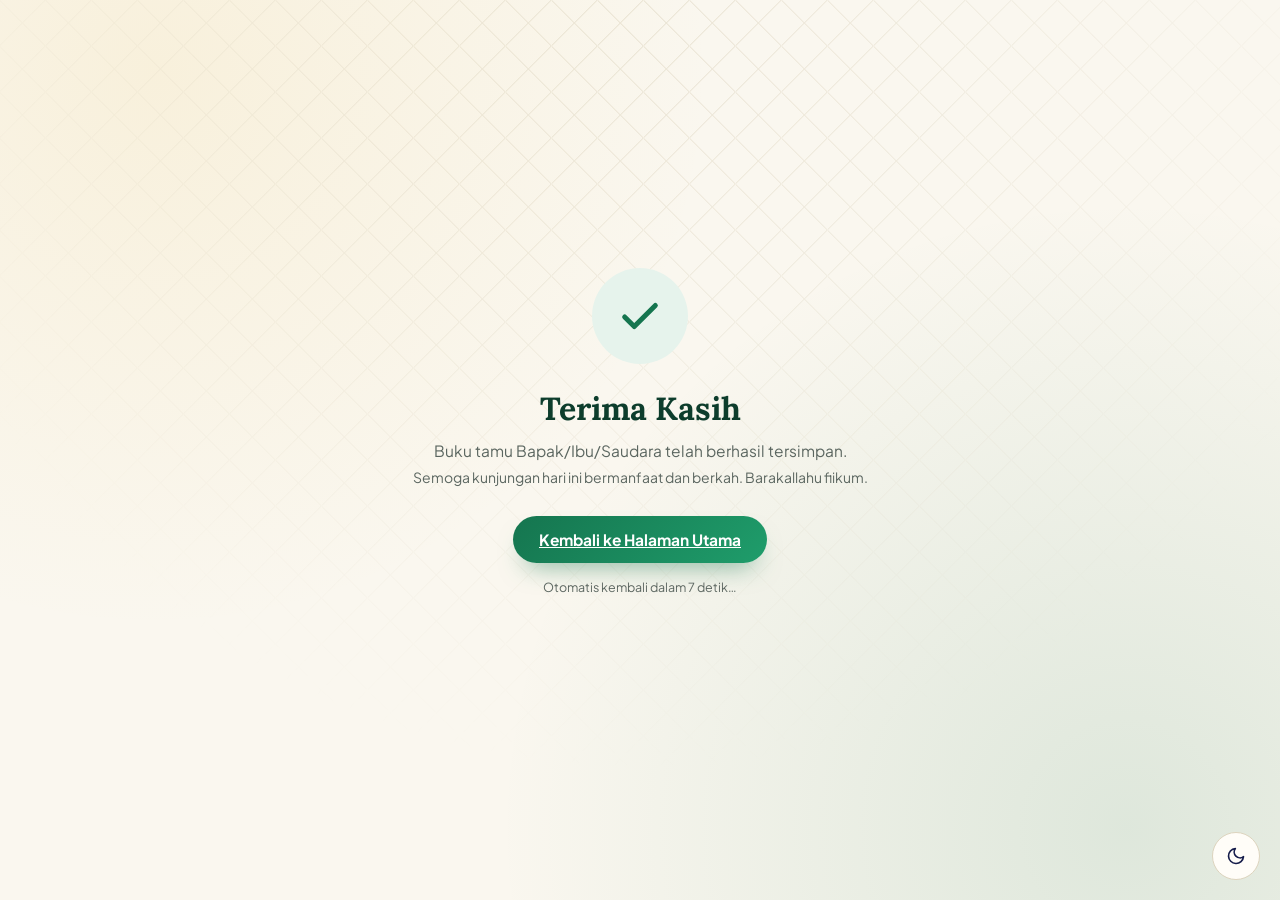
<file: terima-kasih.html>
<!DOCTYPE html>
<html lang="id">
<head>
<meta charset="UTF-8" />
<meta name="viewport" content="width=device-width, initial-scale=1.0" />
<title>Terima Kasih — SDI Tompokersan Lumajang</title>
<link rel="icon" href="assets/logo.png" />
<link rel="stylesheet" href="assets/style.css" />
<script src="assets/tema.js"></script>
<!-- Google tag (gtag.js) -->
<script async src="https://www.googletagmanager.com/gtag/js?id=G-JS2LWNBFL5"></script>
<script>
  window.dataLayer = window.dataLayer || [];
  function gtag(){dataLayer.push(arguments);}
  gtag('js', new Date());
  gtag('config', 'G-JS2LWNBFL5');
</script>
</head>
<body>
<div class="lattice"></div>

<main class="page">
  <div class="page-pad" style="justify-content:center; align-items:center; flex:1; text-align:center;">
    <div class="center-460">
      <div style="width:96px;height:96px;border-radius:50%;background:var(--hijau-100); display:flex; align-items:center; justify-content:center; margin:0 auto 24px;">
        <svg width="46" height="46" viewBox="0 0 24 24" fill="none">
          <path d="M4 12.5l5 5L20 6.5" stroke="var(--hijau-700)" stroke-width="2.6" stroke-linecap="round" stroke-linejoin="round"/>
        </svg>
      </div>
      <h1 class="serif" style="font-size:clamp(24px,4vw,32px); color:var(--hijau-900); margin:0 0 12px;">Terima Kasih</h1>
      <p style="color:var(--tinta-lembut); font-size:15.5px; margin:0 0 8px;">
        Buku tamu Bapak/Ibu/Saudara telah berhasil tersimpan.
      </p>
      <p style="color:var(--tinta-lembut); font-size:14px; margin:0 0 30px;">
        Semoga kunjungan hari ini bermanfaat dan berkah. Barakallahu fiikum.
      </p>
      <a href="welcome.html" class="btn btn-utama">Kembali ke Halaman Utama</a>
      <p style="color:var(--tinta-lembut); font-size:12.5px; margin-top:16px;">
        Otomatis kembali dalam <span id="hitung">8</span> detik…
      </p>
    </div>
  </div>
</main>

<script>
let sisa = 8;
const el = document.getElementById("hitung");
const t = setInterval(() => {
  sisa -= 1;
  el.textContent = sisa;
  if (sisa <= 0) { clearInterval(t); window.location.href = "welcome.html"; }
}, 1000);
</script>
</body>
</html>
</file>
<file: assets/style.css>
/* ============================================================
   Buku Tamu Digital — SD Islam Tompokersan Lumajang
   Palet: hijau masjid, biru tua, emas bintang, krem kertas
   ============================================================ */

@import url('https://fonts.googleapis.com/css2?family=Lora:ital,wght@0,500;0,600;0,700;1,500&family=Plus+Jakarta+Sans:wght@400;500;600;700;800&display=swap');

:root{
  --hijau-900:#0d3d2c;
  --hijau-700:#15754f;
  --hijau-500:#1f9d6b;
  --hijau-100:#e6f3ec;
  --navy-900:#151c4a;
  --navy-700:#232f7d;
  --emas-500:#e7b430;
  --emas-100:#fbf1d8;
  --krem:#faf7ef;
  --kertas:#fffdf8;
  --tinta:#1c2420;
  --tinta-lembut:#5b6660;
  --garis:#dcd3bd;
  --merah:#b3392c;
  --radius-arch: 999px 999px 18px 18px;
  --shadow-soft: 0 18px 40px -22px rgba(13,61,44,.35);
  --kertas-cerah:#fffdf8; /* selalu terang, dipakai khusus kanvas tanda tangan */
}

/* ---------- mode gelap ---------- */
html[data-tema="gelap"]{
  --krem:#0f1512;
  --kertas:#171f1a;
  --tinta:#eef1ee;
  --tinta-lembut:#9fada4;
  --garis:#2b352f;
  --hijau-900:#22b37a;
  --hijau-100: rgba(31,157,107,.18);
  --emas-100: rgba(231,180,48,.16);
  --navy-900:#c7d1ff;
  --navy-700:#9db0ff;
  --merah:#ff8f7e;
  --shadow-soft: 0 18px 40px -18px rgba(0,0,0,.65);
}
html[data-tema="gelap"] select{
  background-image: url("data:image/svg+xml,%3Csvg xmlns='http://www.w3.org/2000/svg' width='14' height='9'%3E%3Cpath d='M1 1l6 6 6-6' stroke='%23eef1ee' stroke-width='2' fill='none'/%3E%3C/svg%3E");
}
html[data-tema="gelap"] .lattice{ opacity:.35; }
html[data-tema="gelap"] .btn-utama{ box-shadow: 0 14px 26px -12px rgba(34,179,122,.4); }
html[data-tema="gelap"] table.tabel-tamu th{ background:#0d3d2c; }

/* ---------- tombol ganti tema ---------- */
.tombol-tema{
  position:fixed;
  right:20px; bottom:20px;
  z-index:60;
  width:48px; height:48px;
  border-radius:50%;
  border:1.5px solid var(--garis);
  background:var(--kertas);
  color:var(--navy-900);
  display:flex; align-items:center; justify-content:center;
  cursor:pointer;
  box-shadow: var(--shadow-soft);
  transition: transform .15s ease, background .15s ease, color .15s ease;
}
.tombol-tema:hover{ transform: translateY(-2px); }
.tombol-tema:active{ transform: translateY(0); }

*{box-sizing:border-box;}
html,body{height:100%;}
body{
  margin:0;
  background:
    radial-gradient(circle at 12% 8%, rgba(231,180,48,.10), transparent 40%),
    radial-gradient(circle at 88% 92%, rgba(21,117,79,.12), transparent 45%),
    var(--krem);
  color:var(--tinta);
  font-family:'Plus Jakarta Sans', sans-serif;
  -webkit-font-smoothing:antialiased;
}

h1,h2,h3,.serif{ font-family:'Lora', serif; }

a{ color:inherit; }

::selection{ background:var(--emas-100); }

:focus-visible{
  outline:3px solid var(--navy-700);
  outline-offset:2px;
}

/* ---------- decorative arch (mirrors the mosque-dome silhouette in the crest) ---------- */
.arch-frame{
  position:relative;
  background:var(--kertas);
  border:1px solid var(--garis);
  border-radius: 140px 140px 20px 20px;
  padding: 56px 40px 40px;
  box-shadow: var(--shadow-soft);
}
.arch-frame::before{
  content:"";
  position:absolute;
  inset:10px 10px auto 10px;
  height:120px;
  border-radius:130px 130px 0 0;
  border:1px solid var(--garis);
  pointer-events:none;
}

.lattice{
  position:fixed;
  inset:0;
  z-index:-1;
  opacity:.5;
  background-image:
    linear-gradient(135deg, transparent 48%, var(--garis) 49%, transparent 51%),
    linear-gradient(45deg, transparent 48%, var(--garis) 49%, transparent 51%);
  background-size: 46px 46px;
  mask-image: radial-gradient(circle at 50% 0%, black, transparent 70%);
  -webkit-mask-image: radial-gradient(circle at 50% 0%, black, transparent 70%);
}

/* ---------- layout shells ---------- */
.page{
  min-height:100vh;
  display:flex;
  flex-direction:column;
  align-items:center;
}
.page-pad{ padding: 40px 20px 64px; width:100%; display:flex; flex-direction:column; align-items:center; }

.crest{
  width:88px; height:88px; object-fit:contain;
  filter: drop-shadow(0 6px 14px rgba(13,61,44,.25));
}

.masthead{
  display:flex; flex-direction:column; align-items:center; gap:14px;
  text-align:center; margin-bottom: 30px;
}
.masthead .kop{
  text-transform:none;
  letter-spacing:.01em;
  color:var(--tinta-lembut);
  font-size:14px;
}
.masthead h1{
  margin:0;
  font-size: clamp(24px, 4vw, 34px);
  color:var(--hijau-900);
  line-height:1.15;
}
.rule{
  width:64px; height:3px; border-radius:3px;
  background: linear-gradient(90deg, var(--emas-500), var(--hijau-500));
}

/* ---------- form elements ---------- */
.field{ margin-bottom:20px; text-align:left; }
.field label{
  display:block; font-weight:600; font-size:14px;
  margin-bottom:7px; color:var(--navy-900);
}
.field .hint{ font-weight:400; color:var(--tinta-lembut); font-size:12.5px; margin-top:5px; }

input[type=text], input[type=email], input[type=password], input[type=date], textarea, select{
  width:100%;
  font: inherit;
  font-size:15.5px;
  padding: 12px 14px;
  border-radius: 12px;
  border:1.5px solid var(--garis);
  background:var(--kertas);
  color:var(--tinta);
  transition: border-color .15s ease, box-shadow .15s ease;
}
input:focus, textarea:focus, select:focus{
  border-color: var(--hijau-500);
  box-shadow: 0 0 0 4px var(--hijau-100);
  outline:none;
}
textarea{ min-height:96px; resize:vertical; }

select{ appearance:none; background-image: url("data:image/svg+xml,%3Csvg xmlns='http://www.w3.org/2000/svg' width='14' height='9'%3E%3Cpath d='M1 1l6 6 6-6' stroke='%23151c4a' stroke-width='2' fill='none'/%3E%3C/svg%3E"); background-repeat:no-repeat; background-position: right 16px center; padding-right:40px; }

.kategori-pilih{
  display:grid; grid-template-columns: repeat(3, 1fr); gap:10px; margin-bottom:8px;
}
@media (max-width:560px){ .kategori-pilih{ grid-template-columns:1fr; } }
.kategori-opsi{
  border:1.5px solid var(--garis);
  border-radius:14px;
  padding:14px 12px;
  cursor:pointer;
  text-align:center;
  background:var(--kertas);
  transition: all .15s ease;
}
.kategori-opsi input{ display:none; }
.kategori-opsi .judul{ font-weight:700; color:var(--navy-900); display:block; margin-bottom:2px; }
.kategori-opsi .sub{ font-size:12.5px; color:var(--tinta-lembut); }
.kategori-opsi.aktif{
  border-color: var(--hijau-500);
  background: var(--hijau-100);
  box-shadow: 0 0 0 3px rgba(31,157,107,.15);
}

.wali-jenis{ display:flex; gap:10px; flex-wrap:wrap; }
.wali-jenis label{
  display:flex; align-items:center; gap:8px;
  border:1.5px solid var(--garis); border-radius:999px;
  padding:9px 16px; cursor:pointer; font-size:14px; font-weight:500;
  background:var(--kertas);
}
.wali-jenis input{ accent-color: var(--hijau-500); }
.wali-jenis input:checked + span{ color: var(--hijau-700); font-weight:700; }

/* ---------- buttons ---------- */
.btn{
  display:inline-flex; align-items:center; justify-content:center; gap:8px;
  font:inherit; font-weight:700; font-size:15.5px;
  padding: 14px 26px;
  border-radius: 999px;
  border: none;
  cursor:pointer;
  transition: transform .12s ease, box-shadow .12s ease, background .15s ease;
}
.btn:active{ transform: translateY(1px); }
.btn-utama{
  background: linear-gradient(135deg, var(--hijau-700), var(--hijau-500));
  color:#fff;
  box-shadow: 0 14px 26px -12px rgba(21,117,79,.55);
}
.btn-utama:hover{ box-shadow: 0 16px 30px -10px rgba(21,117,79,.6); }
.btn-emas{
  background: linear-gradient(135deg, #d79f1e, var(--emas-500));
  color: var(--navy-900);
  box-shadow: 0 14px 26px -12px rgba(231,180,48,.55);
}
.btn-garis{
  background:transparent; color:var(--navy-900);
  border:1.5px solid var(--garis);
}
.btn-garis:hover{ border-color: var(--navy-700); }
.btn-teks{
  background:none; border:none; color:var(--navy-700); font-weight:600; cursor:pointer; padding:8px;
}
.btn-lebar{ width:100%; }
.btn[disabled]{ opacity:.55; cursor:not-allowed; }

/* ---------- misc components ---------- */
.pesan-galat{
  background:#fbe9e6; border:1px solid #e6b6ac; color:var(--merah);
  padding:11px 14px; border-radius:10px; font-size:14px; margin-bottom:16px; text-align:left;
}
.pesan-info{
  background:var(--emas-100); border:1px solid #e9d9a3; color:#7a5a08;
  padding:11px 14px; border-radius:10px; font-size:13.5px; text-align:left;
}

.kartu{
  background:var(--kertas); border:1px solid var(--garis); border-radius:20px;
  box-shadow: var(--shadow-soft);
}

.tt-pad-bungkus{
  border:1.5px dashed var(--garis); border-radius:14px; background:var(--kertas-cerah); overflow:hidden;
}
canvas.tt-pad{ display:block; width:100%; touch-action:none; cursor:crosshair; background: repeating-linear-gradient(0deg, transparent, transparent 27px, #eee7d2 28px); }
.tt-aksi{ display:flex; justify-content:space-between; align-items:center; padding:8px 4px 0; }

/* ---------- topbar (kiosk + admin) ---------- */
.topbar{
  width:100%; max-width:1080px; margin:0 auto 26px;
  display:flex; align-items:center; justify-content:space-between; gap:14px;
  padding: 0 4px;
}
.topbar .identitas{ display:flex; align-items:center; gap:12px; }
.topbar .identitas img{ width:40px; height:40px; object-fit:contain; }
.topbar .identitas strong{ display:block; font-size:14px; color:var(--navy-900); }
.topbar .identitas span{ font-size:12px; color:var(--tinta-lembut); }

/* ---------- admin table ---------- */
.tabel-bungkus{ overflow-x:auto; border-radius:16px; border:1px solid var(--garis); background:var(--kertas); }
table.tabel-tamu{ width:100%; border-collapse:collapse; font-size:13.5px; min-width:900px; }
table.tabel-tamu th{
  text-align:left; background:var(--hijau-900); color:#fff;
  padding:12px 14px; font-weight:600; white-space:nowrap;
  position:sticky; top:0;
}
table.tabel-tamu td{ padding:11px 14px; border-bottom:1px solid var(--garis); vertical-align:top; }
table.tabel-tamu tr:last-child td{ border-bottom:none; }
table.tabel-tamu tr:hover td{ background:var(--hijau-100); }
.lencana{ display:inline-block; padding:3px 10px; border-radius:999px; font-size:12px; font-weight:700; }
.lencana.dinas{ background:#e3ecff; color:var(--navy-700); }
.lencana.umum{ background:#e6f3ec; color:var(--hijau-700); }
.lencana.wali{ background:var(--emas-100); color:#8a6408; }

.stat-grid{ display:grid; grid-template-columns:repeat(4,1fr); gap:14px; width:100%; max-width:1080px; margin-bottom:22px; }
@media (max-width:760px){ .stat-grid{ grid-template-columns:repeat(2,1fr); } }
.stat-kartu{ background:var(--kertas); border:1px solid var(--garis); border-radius:16px; padding:16px 18px; }
.stat-kartu .angka{ font-family:'Lora',serif; font-size:28px; color:var(--hijau-900); font-weight:700; }
.stat-kartu .label{ font-size:12.5px; color:var(--tinta-lembut); }

.toolbar{
  display:flex; flex-wrap:wrap; gap:10px; align-items:center; justify-content:space-between;
  width:100%; max-width:1080px; margin-bottom:16px;
}
.filter-grup{ display:flex; flex-wrap:wrap; gap:8px; }
.filter-grup select, .filter-grup input{ padding:9px 12px; font-size:13.5px; width:auto; }
.ekspor-grup{ display:flex; gap:8px; flex-wrap:wrap; }
.ekspor-grup .btn{ padding:10px 16px; font-size:13.5px; }

.kosong{ text-align:center; padding:50px 20px; color:var(--tinta-lembut); }

.spinner{
  width:20px; height:20px; border-radius:50%;
  border:3px solid rgba(255,255,255,.4); border-top-color:#fff;
  animation: putar .7s linear infinite;
}
@keyframes putar{ to{ transform:rotate(360deg); } }

.center-560{ width:100%; max-width:560px; }
.center-460{ width:100%; max-width:460px; }
.center-1080{ width:100%; max-width:1080px; }

.tandatangan-pratinjau{ max-width:220px; border:1px solid var(--garis); border-radius:10px; background:#fff; }
</file>
